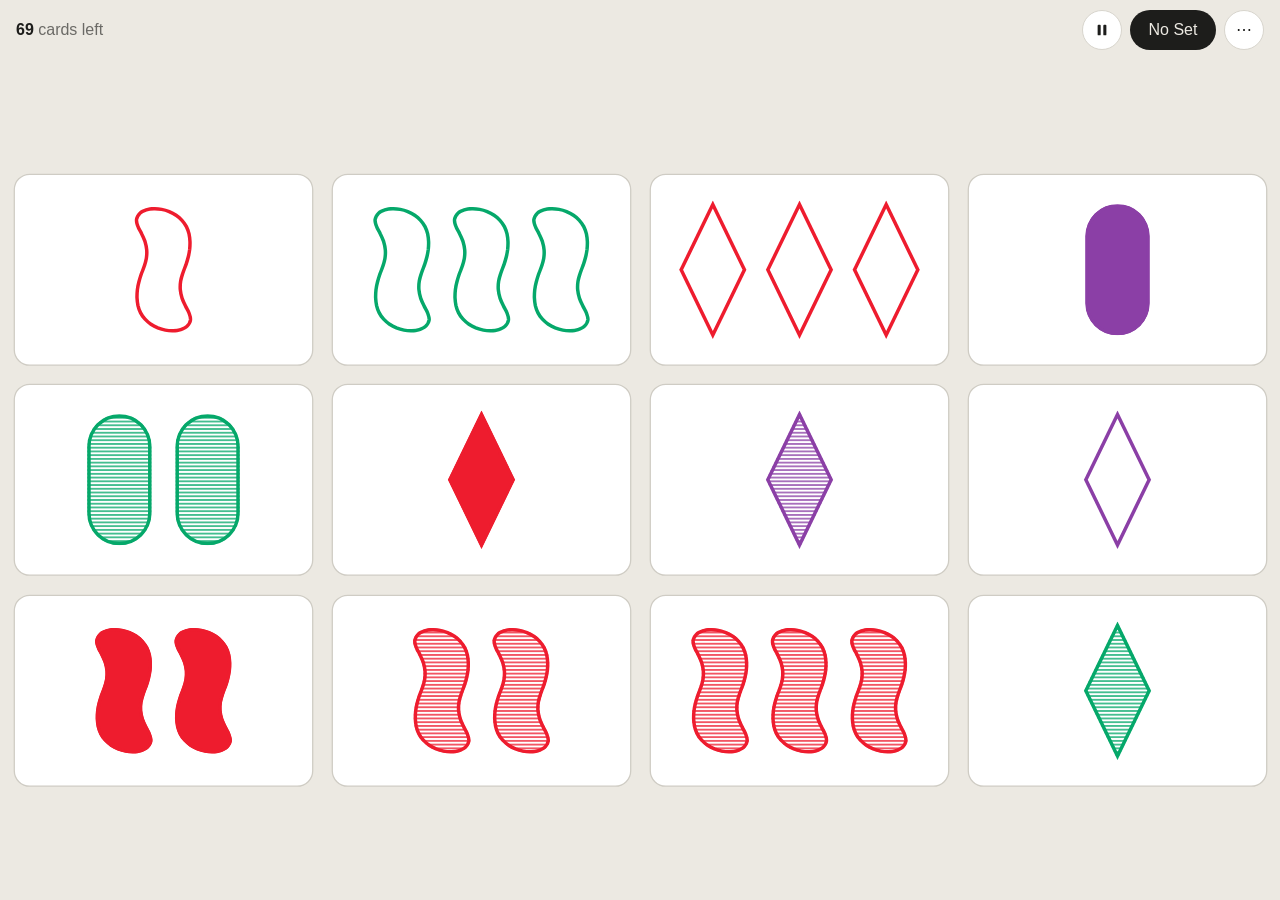
<file: index.html>
<!doctype html>
<html lang="en">
<head>
<meta charset="utf-8">
<meta name="viewport" content="width=device-width, initial-scale=1, viewport-fit=cover, user-scalable=no">
<meta name="color-scheme" content="light dark">
<meta name="theme-color" media="(prefers-color-scheme: light)" content="#ece9e2">
<meta name="theme-color" media="(prefers-color-scheme: dark)" content="#1b1c20">
<title>Set</title>
<link rel="stylesheet" href="style.css">
<link rel="manifest" href="manifest.webmanifest">
<link rel="icon" type="image/svg+xml" href="icons/icon.svg">
<link rel="apple-touch-icon" href="icons/apple-touch-icon.png">
<meta name="mobile-web-app-capable" content="yes">
<meta name="apple-mobile-web-app-capable" content="yes">
<meta name="apple-mobile-web-app-status-bar-style" content="default">
<meta name="apple-mobile-web-app-title" content="Set">
</head>
<body>

<svg width="0" height="0" class="svg-defs" aria-hidden="true" focusable="false"><defs id="svg-defs"></defs></svg>

<main id="app">
  <header class="bar" id="bar">
    <div class="status" id="status" aria-live="polite">
      <span class="left-wrap"><b id="left">69</b> cards left</span><span id="test-flag" hidden><span class="dot">·</span><span class="flag-text">test game, not recorded</span></span>
    </div>
    <div class="actions">
      <button id="pause-btn" class="btn icon" type="button" aria-label="Pause" title="Pause (P)">
        <svg viewBox="0 0 16 16" width="14" height="14" aria-hidden="true"><rect x="3" y="2" width="3.5" height="12" rx="1" fill="currentColor"/><rect x="9.5" y="2" width="3.5" height="12" rx="1" fill="currentColor"/></svg>
      </button>
      <button id="no-set" class="btn primary" type="button">No Set</button>
      <div class="menu-wrap">
        <button id="menu-btn" class="btn icon" type="button" aria-label="Menu" aria-haspopup="true" aria-expanded="false">&#8943;</button>
        <div id="menu" class="menu" role="menu" hidden>
          <button class="menu-item" role="menuitem" type="button" data-action="stats">Stats</button>
          <button class="menu-item" role="menuitem" type="button" data-action="new">New game</button>
          <button class="menu-item" role="menuitem" type="button" data-action="about">About</button>
          <div class="menu-help">
            <div><kbd>Q</kbd>–<kbd>U</kbd> <kbd>A</kbd>–<kbd>J</kbd> <kbd>Z</kbd>–<kbd>M</kbd> select cards</div>
            <div><kbd>Space</kbd> No Set &nbsp; <kbd>P</kbd> pause &nbsp; <kbd>Esc</kbd> clear &nbsp; <kbd>S</kbd> stats</div>
          </div>
        </div>
      </div>
    </div>
  </header>
  <section id="board" class="board" aria-label="Cards on the table"></section>
</main>

<!-- Pause -->
<div id="pause-overlay" class="pause-overlay" hidden role="dialog" aria-modal="true" aria-label="Paused">
  <div class="pause-card">
    <div class="pause-title">Paused</div>
    <div class="pause-hint">Tap anywhere to resume</div>
  </div>
</div>

<!-- Last card guess panel -->
<div id="guess-overlay" class="overlay" hidden>
  <div class="sheet" role="dialog" aria-modal="true" aria-labelledby="guess-title">
    <h2 id="guess-title">The last card</h2>
    <p class="muted" id="guess-intro">Guess what it is, or just reveal it.</p>
    <div id="guess-rows" class="guess-rows"></div>
    <div id="guess-result" class="guess-result" hidden></div>
    <div class="sheet-actions">
      <button class="btn" type="button" id="guess-close">Keep it face-down</button>
      <button class="btn primary" type="button" id="guess-reveal">Reveal</button>
      <button class="btn primary" type="button" id="guess-done" hidden>Done</button>
    </div>
  </div>
</div>

<!-- Game over summary -->
<div id="over-overlay" class="overlay" hidden>
  <div class="sheet" role="dialog" aria-modal="true" aria-labelledby="over-title">
    <h2 id="over-title">Deck finished</h2>
    <div id="over-body"></div>
    <div class="sheet-actions">
      <button class="btn" type="button" id="over-stats">Stats</button>
      <button class="btn primary" type="button" id="over-new">New game</button>
    </div>
  </div>
</div>

<!-- About -->
<div id="about-overlay" class="overlay" hidden>
  <div class="sheet about" role="dialog" aria-modal="true" aria-labelledby="about-title">
    <h2 id="about-title">About</h2>
    <p>SET® is a registered trademark of Cannon Associates. The SET game and its card designs are © 1988, 1991 Cannon Associates, designed by Marsha J. Falco and published by Set Enterprises, Inc.</p>
    <p>This web version was made by Aaron Gable as a practice tool. It is not affiliated with or endorsed by the makers of SET and is for personal use only.</p>
    <p>Source: <a href="https://github.com/aarongable/webset" target="_blank" rel="noopener">github.com/aarongable/webset</a></p>
    <p class="version" id="about-version"></p>
    <div class="sheet-actions">
      <button class="btn primary" type="button" id="about-close">Close</button>
    </div>
  </div>
</div>

<!-- Stats -->
<div id="stats-overlay" class="overlay scroll" hidden>
  <div class="page" role="dialog" aria-modal="true" aria-labelledby="stats-title">
    <div class="page-head">
      <h2 id="stats-title">Your stats</h2>
      <button class="btn icon" type="button" id="stats-close" aria-label="Close">&#10005;</button>
    </div>
    <div id="stats-body"></div>
    <div class="page-foot">
      <button class="btn danger" type="button" id="stats-clear">Clear all stats</button>
    </div>
  </div>
</div>

<script src="js/version.js"></script>
<script src="js/cards.js"></script>
<script src="js/game.js"></script>
<script src="js/stats.js"></script>
<script src="js/ui.js"></script>
</body>
</html>
</file>
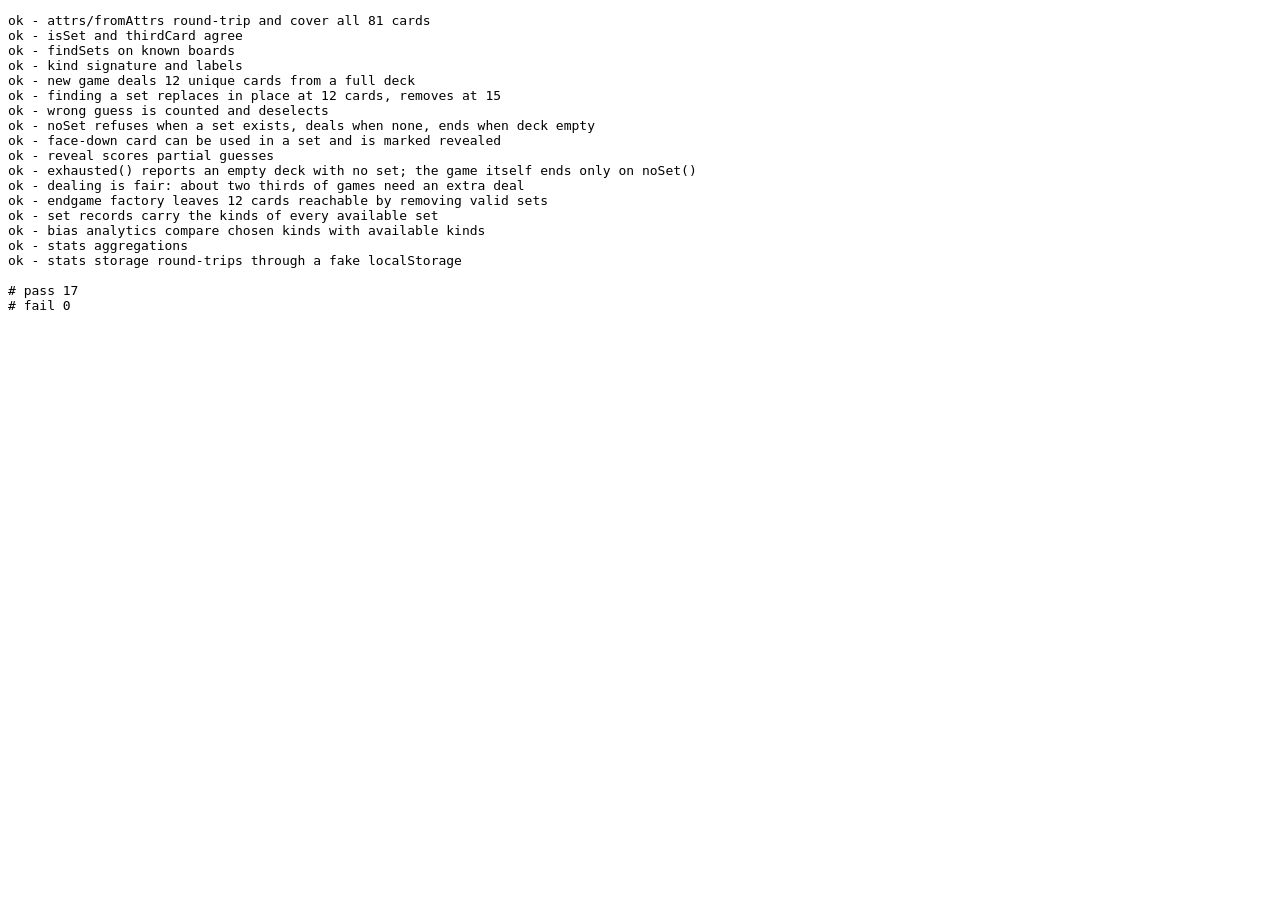
<file: tests/run.html>
<!doctype html>
<meta charset="utf-8">
<title>webset tests</title>
<pre id="out"></pre>
<script src="../js/cards.js"></script>
<script src="../js/game.js"></script>
<script src="../js/stats.js"></script>
<script>
// Minimal shim so tests/logic.test.js (written for node:test) also runs in a browser.
(function () {
  const tests = [];
  function test(name, fn) { tests.push({ name, fn }); }
  function fail(msg, a, b) { throw new Error(msg + (arguments.length > 1 ? `\n  actual:   ${JSON.stringify(a)}\n  expected: ${JSON.stringify(b)}` : '')); }
  function deepEq(a, b) {
    if (Object.is(a, b)) return true;
    if (typeof a !== 'object' || typeof b !== 'object' || !a || !b) return false;
    if (Array.isArray(a) !== Array.isArray(b)) return false;
    const ka = Object.keys(a), kb = Object.keys(b);
    if (ka.length !== kb.length) return false;
    return ka.every((k) => deepEq(a[k], b[k]));
  }
  const assert = {
    ok: (v, m) => { if (!v) fail(m || 'expected truthy'); },
    equal: (a, b, m) => { if (!Object.is(a, b)) fail(m || 'not equal', a, b); },
    notEqual: (a, b, m) => { if (Object.is(a, b)) fail(m || 'unexpectedly equal', a, b); },
    deepEqual: (a, b, m) => { if (!deepEq(a, b)) fail(m || 'not deep equal', a, b); },
  };
  window.require = function (name) {
    if (name === 'node:test') return test;
    if (name === 'node:assert/strict') return assert;
    if (/cards\.js$/.test(name)) return window.Cards;
    if (/game\.js$/.test(name)) return { Game: window.Game, shuffle: window.shuffle };
    if (/stats\.js$/.test(name)) return window.StatsLib;
    throw new Error('unknown module ' + name);
  };
  window.addEventListener('load', () => {
    const out = document.getElementById('out');
    let pass = 0, failCount = 0;
    for (const t of tests) {
      try { t.fn(); pass++; out.textContent += `ok - ${t.name}\n`; }
      catch (e) { failCount++; out.textContent += `not ok - ${t.name}\n  ${e.message.replace(/\n/g, '\n  ')}\n`; }
    }
    out.textContent += `\n# pass ${pass}\n# fail ${failCount}\n`;
    document.title = failCount ? 'FAIL' : 'PASS';
  });
})();
</script>
<script src="logic.test.js"></script>
</file>
<file: style.css>
/* Set practice — styles */

:root {
  color-scheme: light dark;

  /* Card ink, sampled from a white-balanced photograph of a 1998 deck
     (tools/sample_colors.html) and pulled back slightly from the clipped
     values: the green is a teal, the purple is on the light side. */
  --set-red: #EE1C2E;
  --set-green: #05A86A;
  --set-purple: #8B3FA6;

  --bg: #ece9e2;
  --fg: #1d1d1b;
  --muted: #6b6a66;
  --surface: #ffffff;
  --line: #d8d5cd;
  --card-face: #ffffff;
  --card-edge: #cfccc4;
  --back: #43506a;
  --back-inner: rgba(255, 255, 255, 0.35);
  --accent: #2a78d6;
  --wrong: #d03b3b;
  --wrong-tint: #fbe3e3;
  --good: #0ca30c;
  --icon-neutral: #8a8984;
  --series-1: #2a78d6;
  --series-2: #eb6834;
  --neutral: #b9b5aa;
  --scrim: rgba(20, 20, 18, 0.45);

  --card-w: 120px;
  --card-h: 77px;
  --card-r: 6px;
  --gap: 10px;
  --bar-size: 64px; /* thickness of the control bar on phones, both orientations */
}

@media (prefers-color-scheme: dark) {
  :root {
    --bg: #1b1c20;
    --fg: #e8e6df;
    --muted: #9a998f;
    --surface: #26272c;
    --line: #3a3b41;
    --card-edge: #b9b9b9;
    --back: #4c5872;
    --accent: #3987e5;
    --wrong: #e66767;
    --good: #2fb52f;
    --icon-neutral: #9a998f;
    --series-1: #3987e5;
    --series-2: #d95926;
    --neutral: #5a5b62;
    --scrim: rgba(0, 0, 0, 0.6);
  }
}

* { box-sizing: border-box; }
[hidden] { display: none !important; }

html, body {
  margin: 0;
  height: 100%;
  background: var(--bg);
  color: var(--fg);
  font: 16px/1.4 -apple-system, BlinkMacSystemFont, "Segoe UI", Roboto, Helvetica, Arial, sans-serif;
  -webkit-text-size-adjust: 100%;
  touch-action: manipulation;
  overscroll-behavior: none;
}

.svg-defs { position: absolute; width: 0; height: 0; overflow: hidden; }

#app {
  height: 100dvh;
  display: flex;
  flex-direction: column;
}

/* ---- control bar ------------------------------------------------------- */

.bar {
  display: flex;
  align-items: center;
  justify-content: space-between;
  gap: 12px;
  padding: 10px 16px;
  padding-top: calc(10px + env(safe-area-inset-top));
}

.status { color: var(--muted); font-variant-numeric: tabular-nums; white-space: nowrap; }
.status b { color: var(--fg); font-weight: 600; }
.status .dot { margin: 0 .5em; }

.actions { display: flex; align-items: center; gap: 8px; }

.btn {
  font: inherit;
  font-weight: 500;
  color: var(--fg);
  background: var(--surface);
  border: 1px solid var(--line);
  border-radius: 999px;
  padding: .5em 1.1em;
  cursor: pointer;
  -webkit-tap-highlight-color: transparent;
  user-select: none;
  -webkit-user-select: none;
}
.btn:hover { border-color: var(--muted); }
.btn:focus-visible { outline: 2px solid var(--accent); outline-offset: 2px; }
.btn.primary { background: var(--fg); color: var(--bg); border-color: transparent; }
.btn.icon { width: 2.5em; height: 2.5em; padding: 0; display: inline-grid; place-items: center; font-size: 1em; line-height: 1; }
.btn.danger { color: var(--wrong); }
.btn.shake { animation: shake .35s ease; }

.menu-wrap { position: relative; }
.menu {
  position: absolute;
  right: 0;
  top: calc(100% + 6px);
  min-width: 300px;
  background: var(--surface);
  border: 1px solid var(--line);
  border-radius: 12px;
  padding: 6px;
  box-shadow: 0 8px 30px rgba(0, 0, 0, 0.15);
  z-index: 5;
}
.menu-item {
  display: block;
  width: 100%;
  text-align: left;
  font: inherit;
  color: var(--fg);
  background: none;
  border: 0;
  border-radius: 8px;
  padding: 8px 10px;
  cursor: pointer;
}
.menu-item:hover, .menu-item:focus-visible { background: var(--bg); outline: none; }
.menu-help { color: var(--muted); font-size: 12px; padding: 8px 10px 4px; border-top: 1px solid var(--line); margin-top: 6px; line-height: 2; white-space: nowrap; }
kbd {
  font: 11px/1 ui-monospace, SFMono-Regular, Menlo, monospace;
  padding: 2px 5px;
  border: 1px solid var(--line);
  border-bottom-width: 2px;
  border-radius: 4px;
  color: var(--fg);
}
@media (pointer: coarse) { .menu-help { display: none; } }

/* ---- board ------------------------------------------------------------- */

.board {
  flex: 1;
  /* The grid's explicit tracks must never enlarge the board and push the
     control bar off-screen: let it shrink in both axes and clip overflow. */
  min-height: 0;
  min-width: 0;
  overflow: hidden;
  display: grid;
  gap: var(--gap);
  place-content: center;
  padding: 12px;
  touch-action: none;
  user-select: none;
  -webkit-user-select: none;
  -webkit-touch-callout: none;
}
/* The card's height is always derived from its width, so the 3.5 x 2.25
   proportion of the physical card holds at any viewport size. */
.board[data-mode="landscape"] {
  --card-h: calc(var(--card-w) * 225 / 350);
  grid-template-rows: repeat(3, var(--card-h));
  grid-auto-flow: column;
  grid-auto-columns: var(--card-w);
}
.board[data-mode="portrait"] {
  --card-h: calc(var(--card-w) * 350 / 225);
  grid-template-columns: repeat(3, var(--card-w));
  grid-auto-flow: row;
  grid-auto-rows: var(--card-h);
}

.card {
  position: relative;
  width: var(--card-w);
  height: var(--card-h);
  flex: none;
  appearance: none;
  -webkit-appearance: none;
  padding: 0;
  margin: 0;
  border: 0;
  background: transparent;
  border-radius: var(--card-r);
  cursor: pointer;
  -webkit-tap-highlight-color: transparent;
  transition: transform .12s ease, box-shadow .12s ease;
  overflow: visible;
}
.card:focus-visible { outline: 2px solid var(--accent); outline-offset: 3px; }
.card svg { display: block; width: 100%; height: 100%; pointer-events: none; }
.board[data-mode="portrait"] .card svg {
  position: absolute;
  left: 50%;
  top: 50%;
  width: var(--card-h);
  height: var(--card-w);
  transform: translate(-50%, -50%) rotate(90deg);
}
.card-face { fill: var(--card-face); stroke: var(--card-edge); stroke-width: 1.5; }
.card-back { fill: var(--back); stroke: var(--card-edge); stroke-width: 1.5; }
.card-back-inner { stroke: var(--back-inner); }
.card-back-glyph { fill: var(--back-inner); }

.card.selected {
  transform: translateY(-4%) scale(1.03);
  box-shadow: 0 0 0 3px var(--accent), 0 6px 18px rgba(0, 0, 0, 0.18);
  z-index: 1;
}
.card.wrong {
  animation: wrong-shake .45s ease;
  box-shadow: 0 0 0 4px var(--wrong);
}
.card.wrong .card-face { fill: var(--wrong-tint); }
.card.found { animation: found .16s ease-in forwards; }
.card.dealt { animation: deal .35s ease-out; }
.card.flip { animation: flip .5s ease; }

.card .key {
  display: none;
  position: absolute;
  left: 5%;
  top: 5%;
  font: 600 12px/1 -apple-system, BlinkMacSystemFont, "Segoe UI", Roboto, sans-serif;
  color: var(--muted);
  opacity: .8;
  pointer-events: none;
}
body.kbd .card .key { display: block; }

.guess-chip {
  position: absolute;
  right: 6%;
  bottom: 7%;
  font-size: 11px;
  line-height: 1;
  padding: 5px 9px;
  border-radius: 999px;
  background: var(--surface);
  color: var(--fg);
  border: 1px solid var(--line);
  cursor: pointer;
  pointer-events: auto;
}
.board[data-mode="portrait"] .guess-chip { right: 50%; transform: translateX(50%); bottom: 5%; }

@keyframes shake {
  0%, 100% { translate: 0 0; }
  20% { translate: -5px 0; }
  40% { translate: 5px 0; }
  60% { translate: -4px 0; }
  80% { translate: 4px 0; }
}
@keyframes wrong-shake {
  0%, 100% { translate: 0 0; rotate: 0deg; }
  15% { translate: -12px 0; rotate: -1.5deg; }
  30% { translate: 12px 0; rotate: 1.5deg; }
  45% { translate: -10px 0; rotate: -1deg; }
  60% { translate: 10px 0; rotate: 1deg; }
  75% { translate: -6px 0; }
  90% { translate: 6px 0; }
}
@keyframes found {
  from { opacity: 1; transform: scale(1); }
  to { opacity: 0; transform: scale(.94); }
}
@keyframes deal {
  from { opacity: 0; transform: scale(.92); }
  to { opacity: 1; transform: scale(1); }
}
@keyframes flip {
  0% { transform: perspective(600px) rotateY(0); }
  50% { transform: perspective(600px) rotateY(90deg); }
  100% { transform: perspective(600px) rotateY(0); }
}

@media (prefers-reduced-motion: reduce) {
  .card, .btn { transition: none; }
  .card.wrong, .btn.shake, .card.dealt, .card.flip { animation: none; }
  .card.found { animation: found .01s forwards; }
  .card.wrong { animation: none; }
}

/* ---- phone layouts ------------------------------------------------------ */
/* body[data-layout] is set by fit(): "portrait" (bar along the bottom),
   "landscape-phone" (bar along the side that was the bottom, so the cards keep
   the same physical footprint when the phone is turned) or "landscape"
   (desktop: bar along the top). */

body[data-layout="portrait"] .bar {
  order: 2;
  box-sizing: content-box;
  height: calc(var(--bar-size) - 20px);
  padding: 10px 16px;
  padding-bottom: calc(10px + env(safe-area-inset-bottom));
}
body[data-layout="portrait"] .menu { top: auto; bottom: calc(100% + 6px); }

body[data-layout="landscape-phone"] #app { flex-direction: row; }
body[data-layout="landscape-phone"] .bar {
  flex-direction: column;
  justify-content: space-between;
  align-items: center;
  box-sizing: content-box;
  width: calc(var(--bar-size) - 16px);
  padding: 12px 8px;
  padding-top: calc(12px + env(safe-area-inset-top));
  padding-bottom: calc(12px + env(safe-area-inset-bottom));
}
body[data-layout="landscape-phone"][data-side="right"] .bar { order: 2; padding-right: calc(8px + env(safe-area-inset-right)); }
body[data-layout="landscape-phone"][data-side="left"] .bar { order: 0; padding-left: calc(8px + env(safe-area-inset-left)); }
body[data-layout="landscape-phone"][data-side="right"] .board { padding-left: calc(12px + env(safe-area-inset-left)); }
body[data-layout="landscape-phone"][data-side="left"] .board { padding-right: calc(12px + env(safe-area-inset-right)); }
/* Text in the side bar is rotated to run along the strip, reading downwards
   when the strip is on the right and upwards when it is on the left. */
body[data-layout="landscape-phone"] .bar .status,
body[data-layout="landscape-phone"] .bar .btn.primary {
  writing-mode: vertical-rl;
}
body[data-layout="landscape-phone"][data-side="left"] .bar .status,
body[data-layout="landscape-phone"][data-side="left"] .bar .btn.primary {
  transform: rotate(180deg);
}
body[data-layout="landscape-phone"] .bar .status { line-height: 1; }
body[data-layout="landscape-phone"] .bar .actions { flex-direction: column-reverse; gap: 10px; }
body[data-layout="landscape-phone"] .bar .btn.primary { padding: 1.1em .5em; }
body[data-layout="landscape-phone"] .menu { top: auto; bottom: 0; }
body[data-layout="landscape-phone"][data-side="right"] .menu { right: calc(100% + 6px); }
body[data-layout="landscape-phone"][data-side="left"] .menu { right: auto; left: calc(100% + 6px); }

/* ---- pause ---------------------------------------------------------------- */

/* The table is blurred behind the pause screen and behind the Stats and
   About dialogs. */
body.paused #app, body.blurred #app { filter: blur(14px); }
.pause-overlay {
  position: fixed;
  inset: 0;
  z-index: 9;
  display: grid;
  place-items: center;
  background: color-mix(in srgb, var(--bg) 55%, transparent);
  -webkit-backdrop-filter: blur(14px);
  backdrop-filter: blur(14px);
  cursor: pointer;
  user-select: none;
  -webkit-user-select: none;
}
.pause-card { text-align: center; }
.pause-title { font-size: 28px; font-weight: 600; letter-spacing: .01em; }
.pause-hint { color: var(--muted); margin-top: 6px; }

/* ---- overlays ----------------------------------------------------------- */

.overlay {
  position: fixed;
  inset: 0;
  z-index: 10;
  background: var(--scrim);
  display: flex;
  align-items: center;
  justify-content: center;
  padding: 16px;
}
.overlay.scroll { align-items: flex-start; overflow-y: auto; -webkit-overflow-scrolling: touch; }

.sheet, .page {
  background: var(--surface);
  color: var(--fg);
  border-radius: 16px;
  padding: 20px;
  width: min(460px, 100%);
  box-shadow: 0 16px 50px rgba(0, 0, 0, 0.25);
}
/* Dialogs never exceed the viewport; they scroll inside if they must. */
.overlay:not(.scroll) .sheet {
  max-height: calc(100dvh - 24px);
  overflow-y: auto;
  -webkit-overflow-scrolling: touch;
}

.page { width: min(760px, 100%); margin: 8px auto 24px; }
.sheet h2, .page h2 { margin: 0 0 6px; font-size: 20px; font-weight: 600; }
.muted { color: var(--muted); margin: 0 0 14px; }
.sheet-actions { display: flex; justify-content: flex-end; gap: 8px; margin-top: 18px; flex-wrap: wrap; }
.page-head { display: flex; align-items: center; justify-content: space-between; margin-bottom: 8px; }
.page-foot { margin-top: 24px; display: flex; justify-content: flex-end; }

@media (max-width: 600px) {
  body[data-layout="portrait"] .overlay:not(.scroll) { align-items: flex-end; padding: 0; }
  body[data-layout="portrait"] .overlay:not(.scroll) .sheet {
    width: 100%;
    border-radius: 16px 16px 0 0;
    padding-bottom: calc(20px + env(safe-area-inset-bottom));
  }
}

/* ---- guess panel --------------------------------------------------------- */

.guess-rows { display: grid; gap: 10px; }
.guess-row {
  display: grid;
  grid-template-columns: 4.5em repeat(3, 1fr) 1.4em;
  align-items: center;
  gap: 8px;
}
.guess-row .label { color: var(--muted); font-size: 14px; }
.choice {
  border: 1px solid var(--line);
  border-radius: 10px;
  background: var(--card-face);
  aspect-ratio: 3 / 2;
  padding: 6%;
  cursor: pointer;
  display: grid;
  place-items: center;
  -webkit-tap-highlight-color: transparent;
}
.choice svg { height: 100%; max-width: 100%; }
.choice[aria-pressed="true"] { box-shadow: 0 0 0 2px var(--accent); border-color: transparent; }
.choice.actual { box-shadow: 0 0 0 2px var(--good); border-color: transparent; }
.choice.actual[aria-pressed="true"] { box-shadow: 0 0 0 2px var(--good), 0 0 0 5px var(--accent); }
.choice:disabled { cursor: default; opacity: .9; }
.guess-row .mark { text-align: center; font-weight: 600; }
.mark.ok { color: var(--good); }
.mark.no { color: var(--wrong); }
.guess-result { margin-top: 14px; font-weight: 500; }

/* ---- about ----------------------------------------------------------------- */

.sheet.about p { margin: 0 0 10px; font-size: 14px; line-height: 1.5; }
.sheet.about a { color: var(--accent); }
.sheet.about .version { color: var(--muted); font-size: 13px; font-variant-numeric: tabular-nums; }

/* ---- summary & stats ----------------------------------------------------- */

.kv { display: grid; grid-template-columns: 1fr auto; gap: 6px 16px; margin: 0; }
.kv dt { color: var(--muted); }
.kv dd { margin: 0; text-align: right; font-variant-numeric: tabular-nums; }
.kv .sub { color: var(--muted); font-size: 13px; }

.tiles { display: grid; grid-template-columns: repeat(auto-fit, minmax(140px, 1fr)); gap: 10px; margin: 8px 0 20px; }
.tile { border: 1px solid var(--line); border-radius: 12px; padding: 12px 14px; }
.tile .v { display: block; font-size: 24px; font-weight: 600; font-variant-numeric: tabular-nums; }
.tile .l { color: var(--muted); font-size: 13px; }

.section { margin: 22px 0; }
.section h3 { font-size: 15px; font-weight: 600; margin: 0 0 4px; }
.section .hint { color: var(--muted); font-size: 13px; margin: 0 0 10px; }

.legend { display: flex; gap: 16px; color: var(--muted); font-size: 13px; margin-bottom: 8px; }
.legend i { display: inline-block; width: 10px; height: 10px; border-radius: 2px; margin-right: 6px; vertical-align: -1px; }

.hbars { display: grid; gap: 6px; }
.hbar { display: grid; grid-template-columns: 6.5em 1fr 6.5em; align-items: center; gap: 10px; font-variant-numeric: tabular-nums; }
.hbar .l { color: var(--muted); font-size: 14px; }
.track { height: 12px; position: relative; }
.fill { position: absolute; left: 0; top: 0; height: 100%; border-radius: 0 4px 4px 0; min-width: 2px; }
.hbar .v { font-size: 14px; }
.hbar .v small { color: var(--muted); }
.hbar.pair { grid-template-rows: auto auto; }
.hbar.pair .l { grid-row: 1 / span 2; }
.attr-group { display: grid; grid-template-columns: 8.5em 1fr; gap: 10px; align-items: center; padding: 6px 0; border-top: 1px solid var(--line); }
.attr-group:first-of-type { border-top: 0; }
.attr-group .l { color: var(--fg); font-size: 14px; font-weight: 500; line-height: 1.35; }
.tag { display: inline-block; font-size: 11px; font-weight: 500; color: var(--muted); border: 1px solid var(--line); border-radius: 999px; padding: 1px 7px; margin-top: 3px; white-space: nowrap; }
.tag.fav { color: var(--series-1); border-color: var(--series-1); }
.tag.dis { color: var(--series-2); border-color: var(--series-2); }
.attr-group .pair { display: grid; gap: 5px; }
.attr-group .row { display: grid; grid-template-columns: 1fr 7em; gap: 10px; align-items: center; }
.attr-group .row .track { height: 10px; }
.attr-group .row .v { font-size: 13px; font-variant-numeric: tabular-nums; }
.attr-group .row .v small { color: var(--muted); }

.table { width: 100%; border-collapse: collapse; font-size: 14px; font-variant-numeric: tabular-nums; }
.table th, .table td { padding: 6px 8px; border-bottom: 1px solid var(--line); text-align: left; white-space: nowrap; }
.table th { color: var(--muted); font-weight: 500; font-size: 12px; text-transform: uppercase; letter-spacing: .04em; }
.table .num { text-align: right; }
.table tr.dim { color: var(--muted); }
.table-wrap { overflow-x: auto; }

.sparkline { display: block; width: 100%; height: 56px; margin: 6px 0 10px; }
.sparkline path { fill: none; stroke: var(--series-1); stroke-width: 2; stroke-linejoin: round; stroke-linecap: round; }
.sparkline circle { fill: var(--series-1); }

.empty { color: var(--muted); padding: 24px 0; text-align: center; }

/* ---- short viewports (a phone in landscape) ------------------------------ */
/* A wider, flatter dialog so the last-card guess and the summary fit without
   scrolling. Kept at the end of the file so it wins over the base rules. */
@media (max-height: 520px) {
  .overlay:not(.scroll) .sheet { width: min(640px, 100%); padding: 10px 16px 12px; }
  .sheet h2 { font-size: 16px; margin-bottom: 0; }
  .sheet .muted { font-size: 12px; margin-bottom: 6px; }
  .guess-rows { gap: 5px; }
  .guess-row { grid-template-columns: 4em repeat(3, 1fr) 1.2em; gap: 6px; }
  .guess-row .label { font-size: 12px; }
  .choice { aspect-ratio: 4 / 1; padding: 2% 5%; border-radius: 8px; }
  .guess-result { margin-top: 6px; font-size: 14px; }
  .sheet-actions { margin-top: 8px; }
  .sheet .btn { padding: .35em .9em; }
  .kv { gap: 1px 16px; font-size: 14px; }
  .kv .sub { font-size: 12px; }
}
</file>
